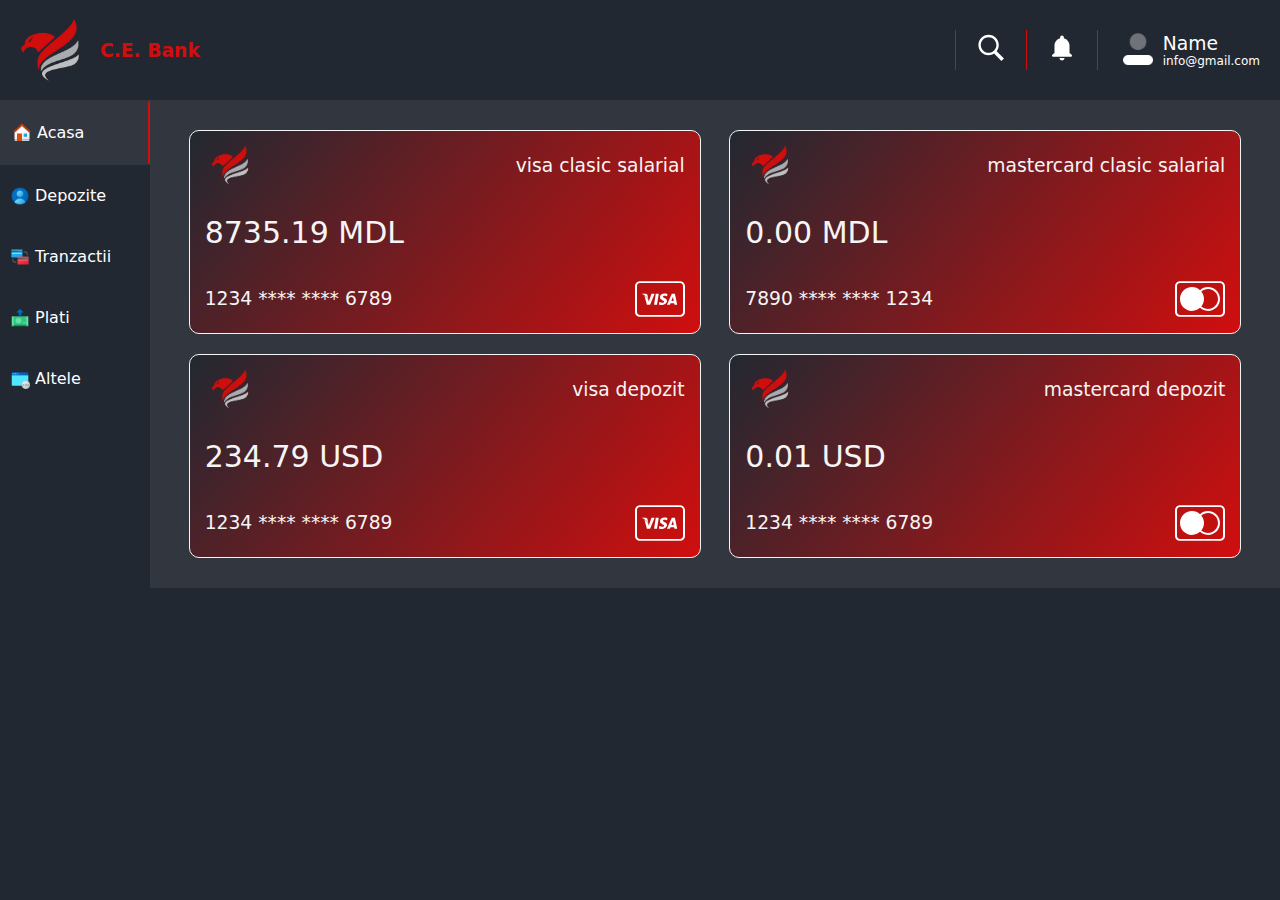
<file: index.html>
<!DOCTYPE html>
<html>
    <head>
        <title>C.E. Bank</title>
        <meta name="viewport" content="width=device-width, initial-scale=1.0">
        <link rel="stylesheet" href="index.css">
        <link rel="stylesheet" href="vertical-nav.css">
        <link rel="stylesheet" href="horizontal-nav.css">
        <link rel="stylesheet" href="index_responsive.css">
        <link rel="icon" type="image/x-icon" href="/elements/png/code_eagle_no_text-removebg-preview.png">
        <script src="https://ajax.googleapis.com/ajax/libs/jquery/3.5.1/jquery.min.js"></script>
        <script src="index.js"></script>
    </head>
    <body>
        <nav id="horizontal-nav">
            <a href="index.html" id="logo-a">
                <img src="elements/png/code_eagle_no_text-removebg-preview.png" id="logo">
                <h3>C.E. Bank</h3>
            </a>

            <ul>
                <li>
                    <div id="vl"></div>
                </li>
                <li> 
                    <img src="/elements/svg/icons8-search.svg" class="icon">
                </li>
                <li>
                    <div id="vl"></div>
                </li>
                <li>
                    <img src="/elements/svg/icons8-notification.svg" class="icon">
                </li>
                <li>
                    <div id="vl"></div>
                </li>
                <li>
                    <div id="hn-user-div">
                        <img src="/elements/png/icons8-user-96.png">
                        <div>
                            <h3>Name</h3>
                            <p>info@gmail.com</p>
                        </div>
                    </div>
                </li>
            </ul>
        </nav>

        <section id="main-window">
            <nav id="vertical-nav">
                <!--<a href="index.html">
                    <img src="elements/png/bank_site_icon.png" id="logo">
                </a>
                <hr>-->
                <a href="index.html">
                    <div id="active" class="nav-element" href="https://www.pinterest.com/pin/913386368165704906/">
                        <img src="elements/svg/icons8-home.svg" class="icon">
                        <p>Acasa</p>
                    </div>
                </a>
                <a href="#">
                    <div class="nav-element">
                        <img src="elements/png/icons8-account-48.png" class="icon">
                        <p>Depozite</p>
                    </div>
                </a>
                <a href="transactions.html">
                    <div class="nav-element">
                        <img src="elements/png/icons8-card-exchange-48.png" class="icon">
                        <p>Tranzactii</p>
                    </div>
                </a>
                <a href="#">
                    <div class="nav-element">
                        <img src="elements/png/icons8-initiate-money-transfer-48.png" class="icon">
                        <p>Plati</p>
                    </div>
                </a>
                <a href="#">
                    <div class="nav-element">
                        <img src="elements/png/icons8-window-other-48.png" class="icon">
                        <p>Altele</p>
                    </div>
                </a>
            </nav>

            <section id="main-section">
                <section id="main-section-b">
                    <!--<h1>Cardurile tale</h1>
                    <hr>-->
                    <section id="home-details-section">
                        <div class="card-box">
                            <div id="line-1">
                                <img src="/elements/png/code_eagle_no_text-removebg-preview.png">
                                <h3>visa clasic salarial</h3>
                            </div>
                            <div id="line-2">
                                <h1>8735.19 MDL</h1>
                            </div>
                            <div id="line-3">
                                <h3>1234 **** **** 6789</h3>
                                <img src="/elements/svg/icons8-visa.svg">
                            </div>
                        </div>
                        <div class="card-box">
                            <div id="line-1">
                                <img src="/elements/png/code_eagle_no_text-removebg-preview.png">
                                <h3>mastercard clasic salarial</h3>
                            </div>
                            <div id="line-2">
                                <h1>0.00 MDL</h1>
                            </div>
                            <div id="line-3">
                                <h3>7890 **** **** 1234</h3>
                                <img src="/elements/svg/icons8-mastercard.svg">
                            </div>
                        </div>
                        <div class="card-box">
                            <div id="line-1">
                                <img src="/elements/png/code_eagle_no_text-removebg-preview.png">
                                <h3>visa depozit</h3>
                            </div>
                            <div id="line-2">
                                <h1>234.79 USD</h1>
                            </div>
                            <div id="line-3">
                                <h3>1234 **** **** 6789</h3>
                                <img src="/elements/svg/icons8-visa.svg">
                            </div>
                        </div>
                        <div class="card-box">
                            <div id="line-1">
                                <img src="/elements/png/code_eagle_no_text-removebg-preview.png">
                                <h3>mastercard depozit</h3>
                            </div>
                            <div id="line-2">
                                <h1>0.01 USD</h1>
                            </div>
                            <div id="line-3">
                                <h3>1234 **** **** 6789</h3>
                                <img src="/elements/svg/icons8-mastercard.svg">
                            </div>
                        </div>
                    </section>
                </section>
            </section>
        </section>
    </body>
</html>
</file>
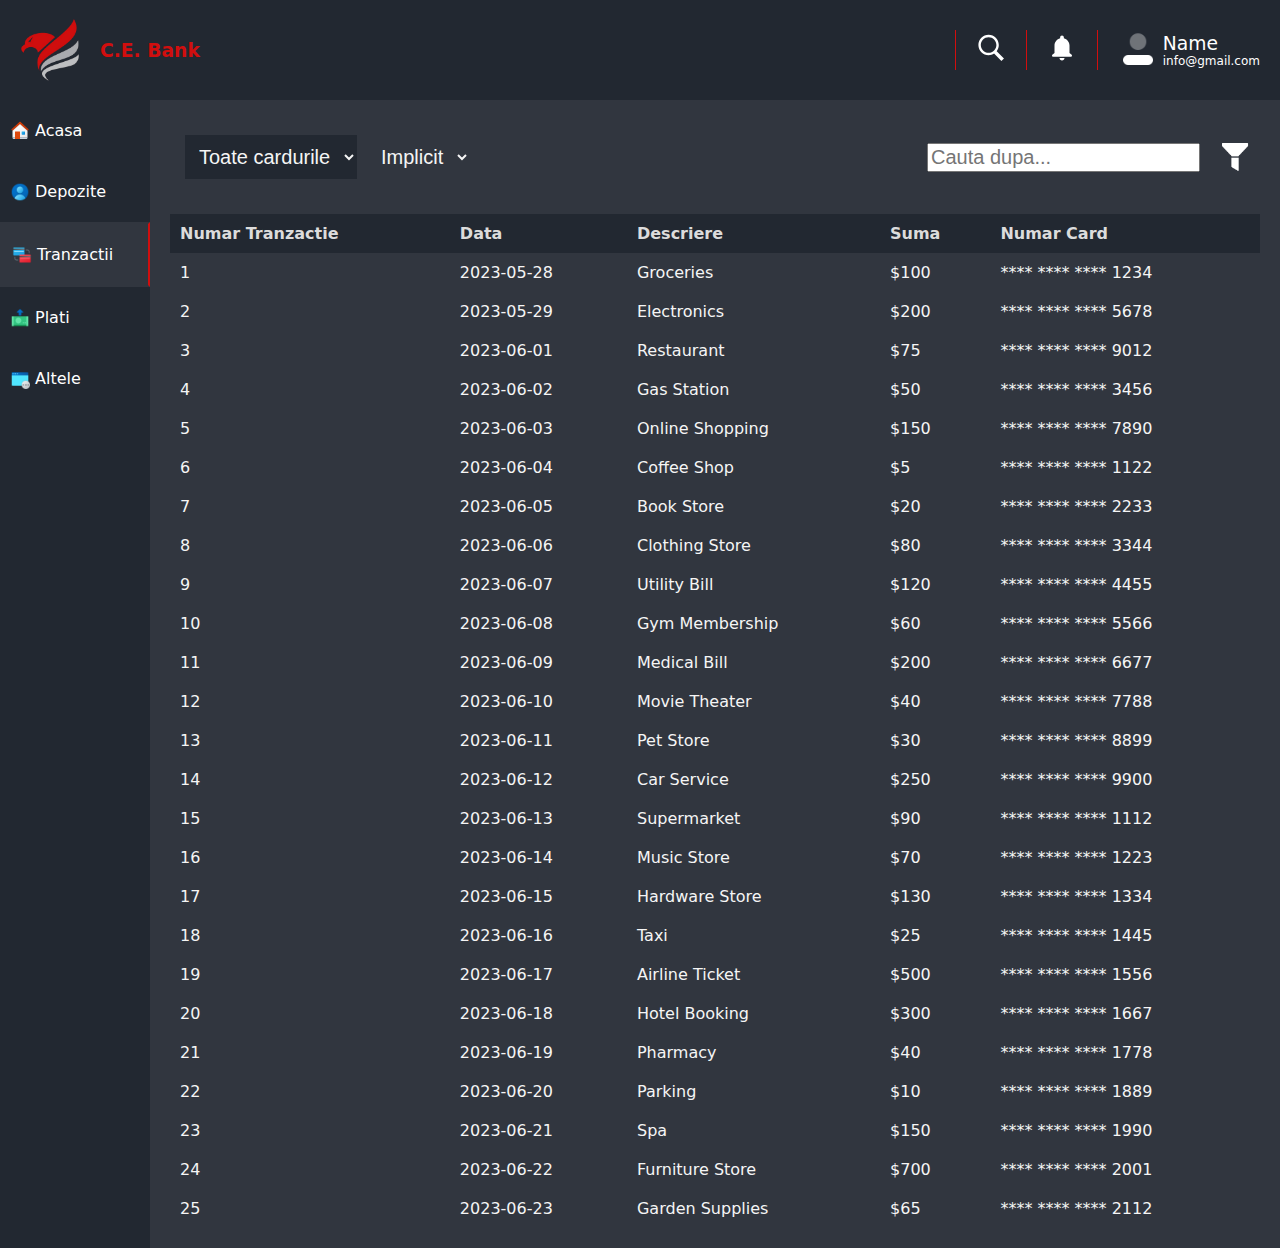
<file: transactions.html>
<!DOCTYPE html>
<html>
    <head>
        <meta name="viewport" content="width=device-width, initial-scale=1.0">
        <link rel="stylesheet" href="index.css">
        <link rel="stylesheet" href="vertical-nav.css">
        <link rel="stylesheet" href="horizontal-nav.css">
        <link rel="stylesheet" href="transactions.css">
        <link rel="icon" type="image/x-icon" href="/elements/png/code_eagle_no_text-removebg-preview.png">

        <script src="getTransactions.js"></script>
    </head>
    <bod>
        <nav id="horizontal-nav">
            <a href="index.html" id="logo-a">
                <img src="elements/png/code_eagle_no_text-removebg-preview.png" id="logo">
                <h3>C.E. Bank</h3>
            </a>

            <ul>
                <li>
                    <div id="vl"></div>
                </li>
                <li> 
                    <img src="/elements/svg/icons8-search.svg" class="icon">
                </li>
                <li>
                    <div id="vl"></div>
                </li>
                <li>
                    <img src="/elements/svg/icons8-notification.svg" class="icon">
                </li>
                <li>
                    <div id="vl"></div>
                </li>
                <li>
                    <div id="hn-user-div">
                        <img src="/elements/png/icons8-user-96.png">
                        <div>
                            <h3>Name</h3>
                            <p>info@gmail.com</p>
                        </div>
                    </div>
                </li>
            </ul>
        </nav>

        <section id="main-window">
            <nav id="vertical-nav">
                <a href="index.html">
                    <div class="nav-element" href="https://www.pinterest.com/pin/913386368165704906/">
                        <img src="elements/svg/icons8-home.svg" class="icon">
                        <p>Acasa</p>
                    </div>
                </a>
                <a href="#">
                    <div class="nav-element">
                        <img src="elements/png/icons8-account-48.png" class="icon">
                        <p>Depozite</p>
                    </div>
                </a>
                <a href="#">
                    <div class="nav-element" id="active">
                        <img src="elements/png/icons8-card-exchange-48.png" class="icon">
                        <p>Tranzactii</p>
                    </div>
                </a>
                <a href="#">
                    <div class="nav-element">
                        <img src="elements/png/icons8-initiate-money-transfer-48.png" class="icon">
                        <p>Plati</p>
                    </div>
                </a>
                <a href="#">
                    <div class="nav-element">
                        <img src="elements/png/icons8-window-other-48.png" class="icon">
                        <p>Altele</p>
                    </div>
                </a>
            </nav>

            <section id="transactions-main-section">
                <div id="option-bar">
                    <select name="cardSelect" id="select-card-comboBox">
                        <option value="a">Toate cardurile</option>
                        <option value="card1">Card 1</option>
                        <option value="card2">Card 2</option>
                    </select>

                    <select name="orderBy" id="order-by-comboBox">
                        <option value="d">Implicit</option>
                        <option value="date">Data</option>
                        <option value="card-nr">Card</option>
                    </select>

                    <div id="option-bar-right-buttons">
                        <input name="search-area" id="search-area" placeholder="Cauta dupa...">
                        <img src="/elements/png/icons8-filter-100.png">
                    </div>
                </div>

                <section id="transactions-section">
                    <table id="transactions-table">
                        <thead>
                            <tr id="header-row">
                                <th>Numar Tranzactie</th>
                                <th>Data</th>
                                <th>Descriere</th>
                                <th>Suma</th>
                                <th>Numar Card</th>
                            </tr>
                        </thead>
                        <tbody>
                            <!-- Rows will be populated here by JavaScript -->
                        </tbody>
                        <!--<tr>
                            <td>5/28/2024</td>
                            <td>Descriere tranzactie 1</td>
                            <td>+3400.00 MDL</td>
                            <td>1234 5678 9876 5432</td>
                        </tr>
                        <tr>
                            <td>5/27/2024</td>
                            <td>Descriere tranzactie 2</td>
                            <td>+89.67 MDL</td>
                            <td>1234 5678 9876 5432</td>
                        </tr>
                        <tr>
                            <td>5/18/2024</td>
                            <td>Descriere tranzactie 3</td>
                            <td>-456.00 MDL</td>
                            <td>1234 5678 9876 5432</td>
                        </tr>
                        <tr>
                            <td>4/13/2024</td>
                            <td>Descriere tranzactie 4</td>
                            <td>+59.00 MDL</td>
                            <td>1234 5678 9876 5432</td>
                        </tr>
                        <tr>
                            <td>2/23/2024</td>
                            <td>Descriere tranzactie 5</td>
                            <td>-213.50 MDL</td>
                            <td>1234 5678 9876 5432</td>
                        </tr>-->
                    </table>
                </section>
            </section>
        </section>
    </bod>
</html>
</file>
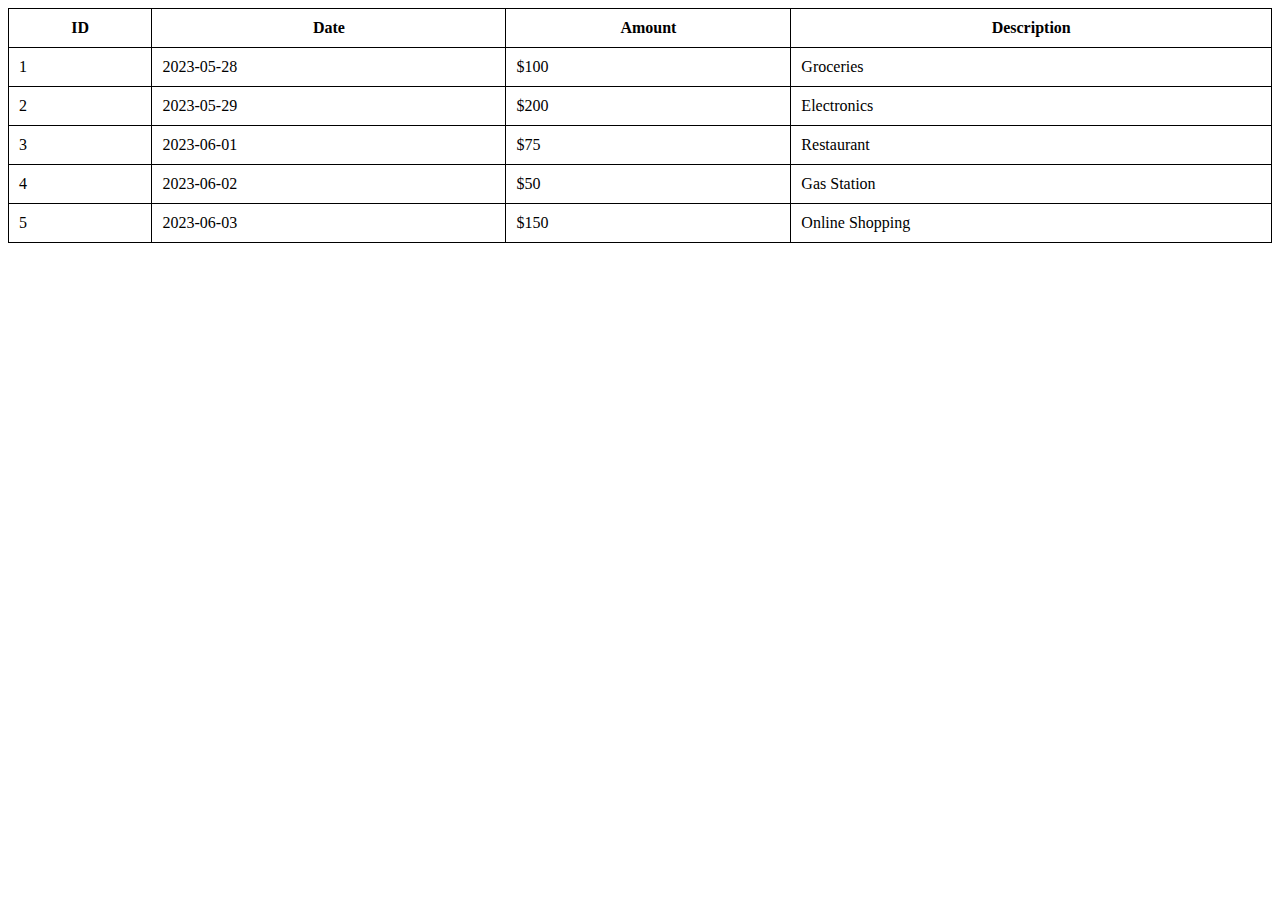
<file: tests/test.html>
<!DOCTYPE html>
<html lang="en">
<head>
    <meta charset="UTF-8">
    <meta name="viewport" content="width=device-width, initial-scale=1.0">
    <title>Transaction List</title>
    <style>
        table {
            width: 100%;
            border-collapse: collapse;
        }
        th, td {
            padding: 10px;
            border: 1px solid black;
        }
        tr:hover {
            background-color: #f5f5f5;
            cursor: pointer;
        }
    </style>
</head>
<body>
    <table id="transactionTable">
        <thead>
            <tr>
                <th>ID</th>
                <th>Date</th>
                <th>Amount</th>
                <th>Description</th>
            </tr>
        </thead>
        <tbody>
            <!-- Rows will be populated here by JavaScript -->
        </tbody>
    </table>

    <script>
        // Fetch the JSON data and populate the table
        fetch('transactions.json')
            .then(response => response.json())
            .then(data => populateTable(data))
            .catch(error => console.error('Error fetching JSON data:', error));

        function populateTable(transactions) {
            const tableBody = document.getElementById('transactionTable').getElementsByTagName('tbody')[0];
            transactions.forEach(transaction => {
                const row = tableBody.insertRow();
                const idCell = row.insertCell(0);
                const dateCell = row.insertCell(1);
                const amountCell = row.insertCell(2);
                const descriptionCell = row.insertCell(3);

                idCell.textContent = transaction.id;
                dateCell.textContent = transaction.date;
                amountCell.textContent = transaction.amount;
                descriptionCell.textContent = transaction.description;

                // Add event listener to the row
                row.addEventListener('click', function() {
                    const transactionDetails = JSON.stringify(transaction);
                    const newWindow = window.open('transaction-details.html');
                    newWindow.onload = function() {
                        newWindow.document.body.innerHTML = `
                            <h1>Transaction Details</h1>
                            <p><strong>ID:</strong> ${transaction.id}</p>
                            <p><strong>Date:</strong> ${transaction.date}</p>
                            <p><strong>Amount:</strong> ${transaction.amount}</p>
                            <p><strong>Description:</strong> ${transaction.description}</p>
                        `;
                    };
                });
            });
        }
    </script>
</body>
</html>
</file>
<file: index.css>
body {
    background-color: #222831;
    color: white;
    margin: 0;
    font-family: system-ui, -apple-system, BlinkMacSystemFont, 'Segoe UI', Roboto, Oxygen, Ubuntu, Cantarell, 'Open Sans', 'Helvetica Neue', sans-serif;
}

#main-window {
    margin: 0;
    display: flex;
    flex-direction: row; /* Ensure the body is a row flex container */
    /*height: 100vh;*/ /* Ensure the body takes full viewport height */
}

/*=== main section ===*/
#main-section {
    font-family: system-ui, -apple-system, BlinkMacSystemFont, 'Segoe UI', Roboto, Oxygen, Ubuntu, Cantarell, 'Open Sans', 'Helvetica Neue', sans-serif;
    background-color: #31363F;
    padding: 10px;
    flex-grow: 1; /* Make the main section take up the remaining space */
}

#main-section #main-section-b h1 {
    font-weight: normal;
    font-size: 30px;
}

#main-section #main-section-b #home-details-section {
    display: flex;
    flex-wrap: wrap;
    justify-content: space-evenly;
    /*flex-direction: row;*/
    padding: 10px;
}

#main-section #main-section-b #home-details-section .card-box {
    border-style: solid;
    border-width: 1px;
    border-radius: 10px;
    background-image: linear-gradient(130deg, #222831, #D10E0E);
    color: whitesmoke;
    margin: 10px;
    padding: 5px;
    width: 500px;
    user-select: none;
}

#main-section #main-section-b #home-details-section .card-box:hover {
    border-color: #D10E0E;
}

#main-section #main-section-b #home-details-section .card-box #line-1 {
    display: flex;
    align-items: center;
    justify-content: space-between;
    padding-left: 10px;
    padding-right: 10px;
}

#main-section #main-section-b #home-details-section .card-box #line-1 img {
    height: 50px;
}

#main-section #main-section-b #home-details-section .card-box #line-1 h3 {
    font-weight: normal;
}

#main-section #main-section-b #home-details-section .card-box #line-2 {
    padding-left: 10px;
}

#main-section #main-section-b #home-details-section .card-box #line-3 {
    display: flex;
    padding-left: 10px;
    padding-right: 10px;
    justify-content: space-between;
}

#main-section #main-section-b #home-details-section .card-box #line-3 h3 {
    font-weight: normal;
}

/*#main-section #main-section-b #home-details-section .card-box .card-title-bar {
    display: flex;
}

#main-section #main-section-b #home-details-section .card-box .card-title-bar #vl {
    width: 1px;
    background-color: #222831;
    margin-left: 5px;
    margin-right: 5px;
}*/

/*#main-section #main-section-b #home-details-section .card-box .card-title-bar h3 {
    margin: 5px;
    font-weight: normal;
}

#main-section #main-section-b #home-details-section .card-box .card-title-bar img {
    height: 30px;
}

#main-section #main-section-b #home-details-section .card-box p {
    margin-left: 10px;
    color: #31363F;
}

#main-section #main-section-b #home-details-section .card-box #balanta {
    font-weight: normal;
    font-size: 30px;
    margin: 10px;
}*/
</file>
<file: vertical-nav.css>
#vertical-nav {
    background-color: #222831;
    margin: 0;
    width: 150px; /* Fixed width for the nav */
    flex-shrink: 0; /* Prevent the nav from shrinking */
}

#vertical-nav #logo {
    display: flex;
    margin: auto;
    user-select: none;
    height: 100px;
    border-radius: 50%;
    border-width: 1px;
    border-color: black;
    border-style: solid;
}

#vertical-nav hr {
    border-width: 0;
    height: 1px;
    background-color: #76ABAE;
}

#vertical-nav a {
    text-decoration: none;
}

#vertical-nav #active {
    background-color: #31363F;
    border-right: #D10E0E;
    border-left: #31363F;
    border-top: #31363F;
    border-bottom: #31363F;
    border-style: solid;
    border-width: 2px;
}

#vertical-nav .nav-element {
    align-items: center;
    color: white;
    display: flex;
    user-select: none;
    padding: 5px;
}

#vertical-nav .nav-element:hover {
    background-color: #D10E0E;
    color: white;
}

#vertical-nav #active:hover {
    background-color: #D10E0E;
    color: white;
    border-color: #D10E0E;
}

#vertical-nav .nav-element p {
    padding: 0;
}

#vertical-nav .icon {
    height: 20px;
    padding: 5px;
}
</file>
<file: horizontal-nav.css>
#horizontal-nav {
    background-color: #222831;
    /*padding: 10px;*/
    display: flex;
    align-items: center;
}

#horizontal-nav #logo-a {
    display: flex;
    align-items: center;
    font-family: system-ui, -apple-system, BlinkMacSystemFont, 'Segoe UI', Roboto, Oxygen, Ubuntu, Cantarell, 'Open Sans', 'Helvetica Neue', sans-serif;
}

#horizontal-nav #logo-a {
    text-decoration: none;
    color: #D10E0E;
}

#horizontal-nav #logo {
    height: 80px;
    border-radius: 50%;
    margin: 10px;
}

#horizontal-nav ul {
    list-style: none;
    display: flex;
    justify-content: right;
    align-items: center;
    margin-left: auto;
    margin-right: 20px;
}

#horizontal-nav ul li {
    margin-left: 15px;
}

#horizontal-nav ul li #vl {
    width: 1px;
    background-color: #D10E0E;
    height: 40px;
}

#horizontal-nav .icon {
    height: 30px;
    margin: 5px;
}

#horizontal-nav ul #hn-user-div {
    display: flex;
    align-items: center;
}

#horizontal-nav ul #hn-user-div img {
    height: 40px;
    margin: 5px;
}

#horizontal-nav ul #hn-user-div h3 {
    font-weight: normal;
    margin: 0;
}

#horizontal-nav ul #hn-user-div p{
    margin: 0;
    font-size: 12px;
}
</file>
<file: index_responsive.css>
@media screen and (max-width: 600px) {
    #vertical-nav {
        width: 75px;
    }
    #vertical-nav h2 {
        font-size: 14px;
    }
    #vertical-nav #logo {
        height: 50px;
    }
    #vertical-nav .nav-element {
        padding: 15px;
    }
    #vertical-nav .nav-element p{
        display: none;
    }
    #vertical-nav .nav-element .icon {
        height: 30px;
        display: flex;
        margin: auto;
    }
}
</file>
<file: transactions.css>
#transactions-main-section {
    flex-grow: 1;
    background-color: #31363F;
    padding: 10px;
}

#transactions-main-section #option-bar {
    padding: 20px;
    display: flex;
    align-items: center;
}

#transactions-main-section #option-bar #select-card-comboBox {
    font-size: 20px;
    padding: 10px;
    margin: 5px;
    border-style: none;
    background-color: #222831;
    color: whitesmoke;
}


#transactions-main-section #option-bar #order-by-comboBox {
    font-size: 20px;
    padding: 10px;
    margin: 5px;
    border-style: none;
    background-color: transparent;
    color: whitesmoke;
}

#transactions-main-section #option-bar #order-by-comboBox option {
    background-color: #31363F;
}

#transactions-main-section #option-bar #option-bar-right-buttons {
    margin-right: 0;
    margin-left: auto;
    display: flex;
    align-items: center;
}

#transactions-main-section #option-bar #option-bar-right-buttons #search-area {
    font-size: 20px;
    margin-right: 20px;
}

#transactions-main-section #option-bar #option-bar-right-buttons img {
    height: 30px;
}

#transactions-main-section #transactions-section {
    padding: 10px;
}

#transactions-main-section #transactions-section #transactions-table {
    width: 100%;
    border-spacing: 0;
    border-collapse: inherit;
}

#transactions-main-section #transactions-section #transactions-table, th, td {
    text-align: left;
}

#transactions-main-section #transactions-section #transactions-table #header-row {
    background-color: #222831;
    color: gainsboro;
}

#transactions-main-section #transactions-section #transactions-table #header-row th {
    padding: 10px;
}

#transactions-main-section #transactions-section #transactions-table td {
    padding: 10px;
    color: whitesmoke;
}

#transactions-main-section #transactions-section #transactions-table tr:hover {
    background-color: #222831;
}
</file>
